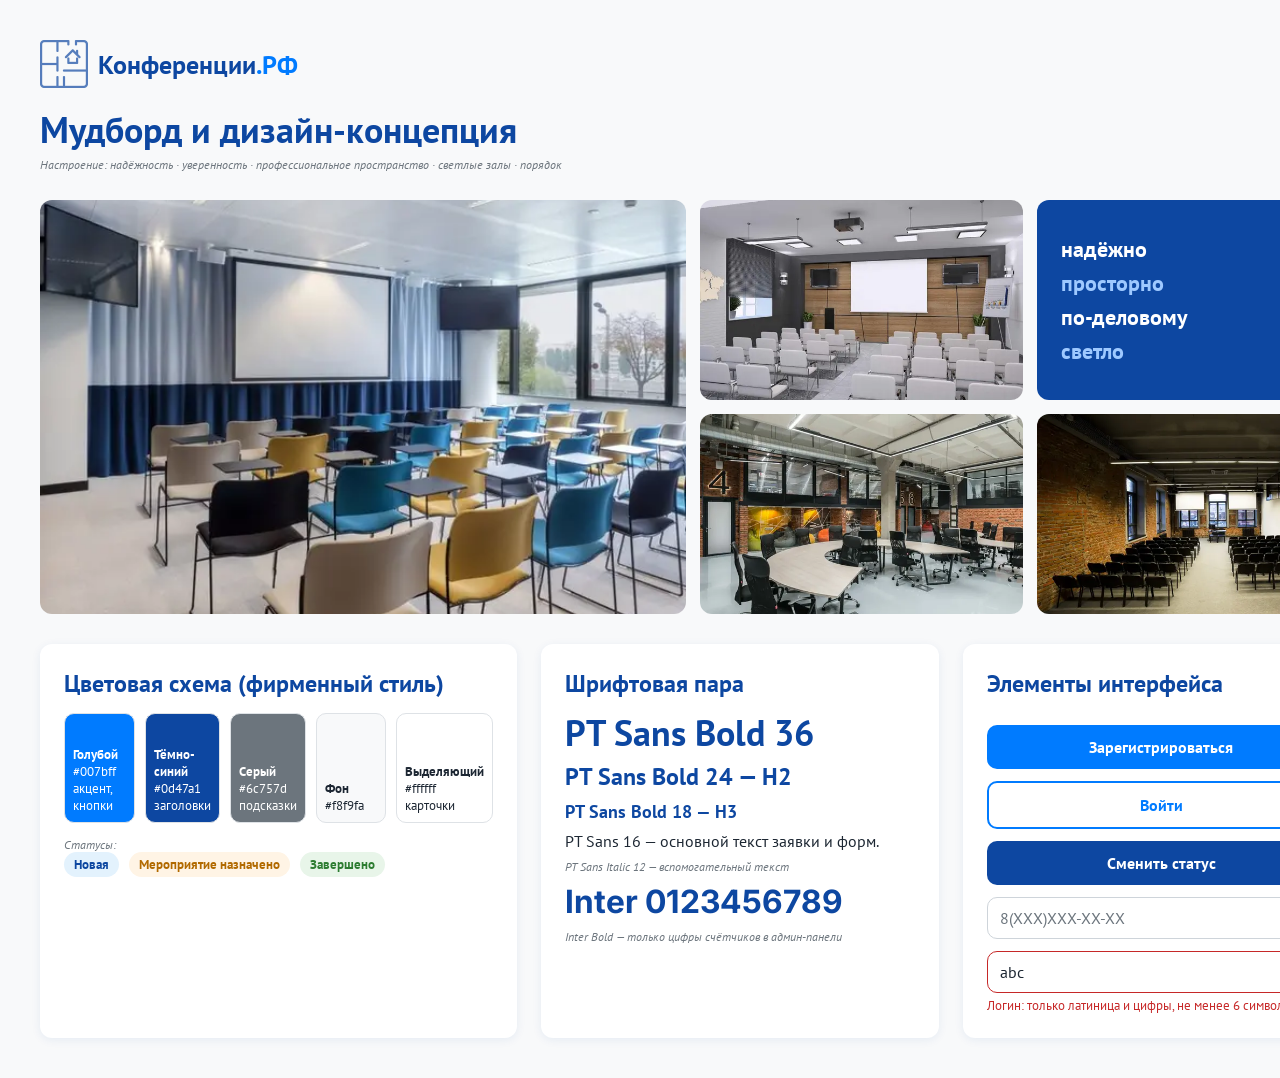
<file: ПР07_Дизайн-концепция/code/moodboard.html>
<!DOCTYPE html>
<html lang="ru">
<head>
<meta charset="UTF-8">
<title>Мудборд — Конференции.РФ</title>
<style>
@font-face { font-family: 'PT Sans'; src: url('assets/PTSans-Regular.woff2'); font-weight: 400; }
@font-face { font-family: 'PT Sans'; src: url('assets/PTSans-Bold.woff2'); font-weight: 700; }
@font-face { font-family: 'PT Sans'; src: url('assets/PTSans-Italic.woff2'); font-weight: 400; font-style: italic; }
@font-face { font-family: 'Inter'; src: url('assets/Inter-Bold-subset.woff2'); font-weight: 700; }
* { box-sizing: border-box; }
body { margin: 0; background: #f8f9fa; font-family: 'PT Sans', sans-serif; color: #1d2733; width: 1400px; padding: 40px; }
h1 { font-size: 36px; color: #0d47a1; margin: 0 0 4px; }
h2 { font-size: 24px; color: #0d47a1; margin: 0 0 14px; }
.sub { font-size: 12px; font-style: italic; color: #6c757d; margin-bottom: 28px; }
.board { display: grid; grid-template-columns: 2fr 1fr 1fr; grid-auto-rows: 200px; gap: 14px; margin-bottom: 30px; }
.board img { width: 100%; height: 100%; object-fit: cover; border-radius: 12px; display: block; }
.board .big { grid-row: span 2; }
.words { background: #0d47a1; color: #fff; border-radius: 12px; padding: 24px; display: flex; flex-direction: column; justify-content: center; gap: 6px; font-size: 22px; font-weight: 700; }
.words span:nth-child(even) { color: #9ec9ff; }
.row { display: grid; grid-template-columns: 1.2fr 1fr 1fr; gap: 24px; }
.card { background: #fff; border-radius: 12px; box-shadow: 0 2px 10px rgba(13,71,161,.08); padding: 24px; }
.swatches { display: grid; grid-template-columns: repeat(5, 1fr); gap: 10px; }
.sw { border-radius: 10px; height: 110px; display: flex; align-items: flex-end; padding: 8px; font-size: 13px; border: 1px solid #dee2e6; }
.sw b { display: block; }
.dark { color: #fff; }
.type .h1 { font-size: 36px; font-weight: 700; color: #0d47a1; line-height: 1.1; }
.type .h2 { font-size: 24px; font-weight: 700; color: #0d47a1; }
.type .h3 { font-size: 18px; font-weight: 700; color: #0d47a1; }
.type .p { font-size: 16px; }
.type .s { font-size: 12px; font-style: italic; color: #6c757d; }
.type .num { font-family: 'Inter'; font-weight: 700; font-size: 32px; color: #0d47a1; }
.type div { margin-bottom: 8px; }
.ui { display: flex; flex-direction: column; gap: 12px; }
.btn { display: inline-block; padding: 12px 20px; border-radius: 10px; font-weight: 700; text-align: center; }
.b1 { background: #007bff; color: #fff; } .b2 { border: 2px solid #007bff; color: #007bff; } .b3 { background: #0d47a1; color: #fff; }
.input { border: 1px solid #ced4da; border-radius: 10px; padding: 10px 12px; color: #6c757d; }
.input.err { border-color: #c62828; color: #1d2733; }
.err-t { color: #c62828; font-size: 13px; margin-top: -8px; }
.badges span { display: inline-block; padding: 4px 10px; border-radius: 999px; font-size: 13px; font-weight: 700; margin: 0 6px 6px 0; }
.logo { display: flex; align-items: center; gap: 10px; font-size: 26px; font-weight: 700; color: #0d47a1; margin-bottom: 18px; }
.logo img { width: 48px; } .logo b { color: #007bff; }
</style>
</head>
<body>
<div class="logo"><img src="assets/logo-192.png" alt=""><span>Конференции<b>.РФ</b></span></div>
<h1>Мудборд и дизайн-концепция</h1>
<div class="sub">Настроение: надёжность · уверенность · профессиональное пространство · светлые залы · порядок</div>

<div class="board">
    <img class="big" src="assets/m1.webp" alt="">
    <img src="assets/m2.webp" alt="">
    <div class="words"><span>надёжно</span><span>просторно</span><span>по-деловому</span><span>светло</span></div>
    <img src="assets/m3.webp" alt="">
    <img src="assets/m4.webp" alt="">
</div>

<div class="row">
    <div class="card">
        <h2>Цветовая схема (фирменный стиль)</h2>
        <div class="swatches">
            <div class="sw dark" style="background:#007bff"><div><b>Голубой</b>#007bff<br>акцент, кнопки</div></div>
            <div class="sw dark" style="background:#0d47a1"><div><b>Тёмно-синий</b>#0d47a1<br>заголовки</div></div>
            <div class="sw dark" style="background:#6c757d"><div><b>Серый</b>#6c757d<br>подсказки</div></div>
            <div class="sw" style="background:#f8f9fa"><div><b>Фон</b>#f8f9fa</div></div>
            <div class="sw" style="background:#ffffff"><div><b>Выделяющий</b>#ffffff<br>карточки</div></div>
        </div>
        <p class="s" style="font-size:12px;font-style:italic;color:#6c757d;margin:14px 0 0">Статусы: </p>
        <div class="badges">
            <span style="background:#e3f2fd;color:#0d47a1">Новая</span>
            <span style="background:#fff4e5;color:#b26a00">Мероприятие назначено</span>
            <span style="background:#e8f5e9;color:#2e7d32">Завершено</span>
        </div>
    </div>
    <div class="card type">
        <h2>Шрифтовая пара</h2>
        <div class="h1">PT Sans Bold 36</div>
        <div class="h2">PT Sans Bold 24 — H2</div>
        <div class="h3">PT Sans Bold 18 — H3</div>
        <div class="p">PT Sans 16 — основной текст заявки и форм.</div>
        <div class="s">PT Sans Italic 12 — вспомогательный текст</div>
        <div class="num">Inter 0123456789</div>
        <div class="s">Inter Bold — только цифры счётчиков в админ-панели</div>
    </div>
    <div class="card ui">
        <h2>Элементы интерфейса</h2>
        <span class="btn b1">Зарегистрироваться</span>
        <span class="btn b2">Войти</span>
        <span class="btn b3">Сменить статус</span>
        <div class="input">8(XXX)XXX-XX-XX</div>
        <div class="input err">abc</div>
        <div class="err-t">Логин: только латиница и цифры, не менее 6 символов</div>
    </div>
</div>
</body>
</html>
</file>
